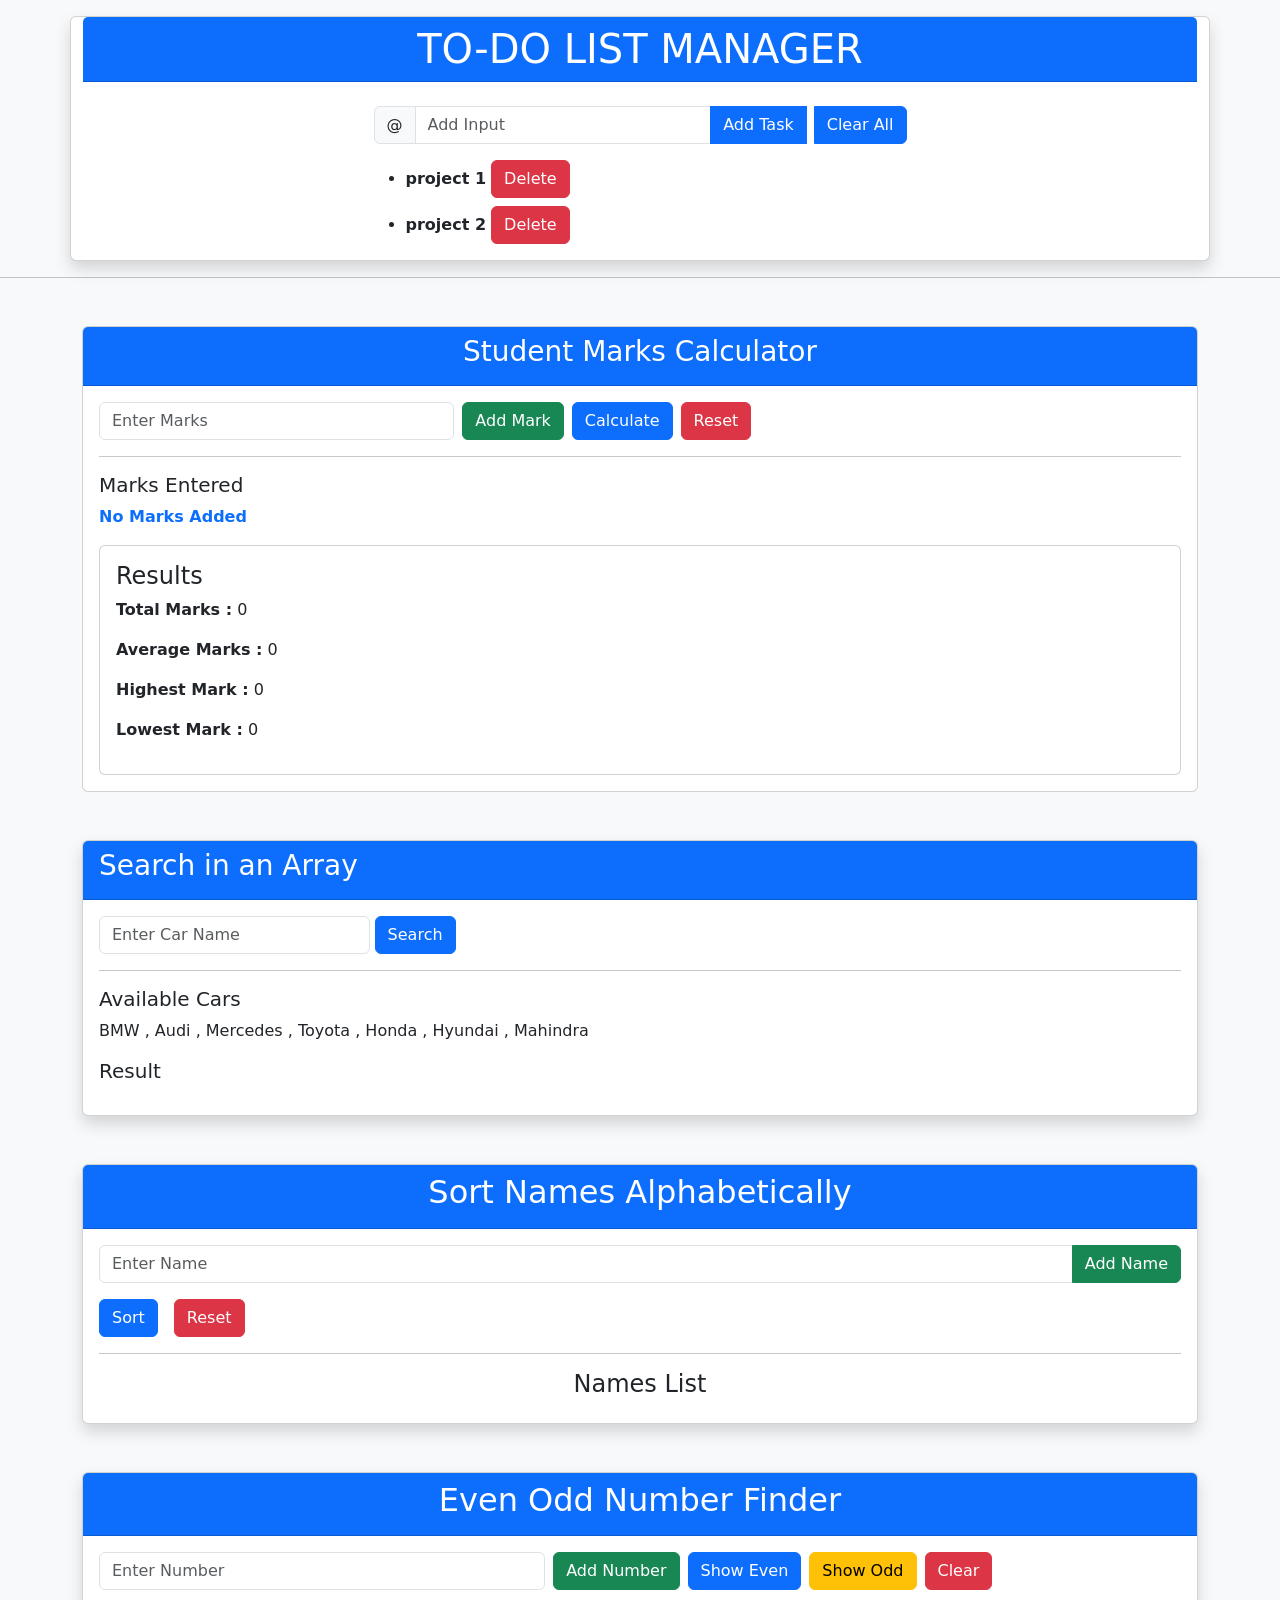
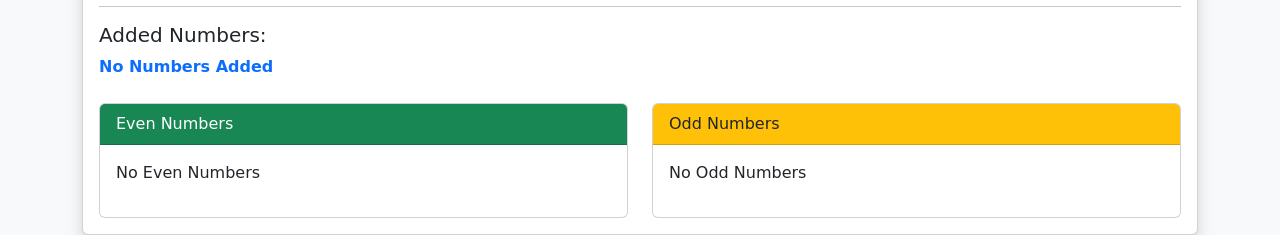
<file: arrayassinment/index.html>
<!doctype html>
<html lang="en">
  <head>
    <meta charset="utf-8" />
    <meta name="viewport" content="width=device-width, initial-scale=1" />
    <title>Bootstrap demo</title>

    <!--bootstrap link-->
    <link
      href="https://cdn.jsdelivr.net/npm/bootstrap@5.3.8/dist/css/bootstrap.min.css"
      rel="stylesheet"
      integrity="sha384-sRIl4kxILFvY47J16cr9ZwB07vP4J8+LH7qKQnuqkuIAvNWLzeN8tE5YBujZqJLB"
      crossorigin="anonymous"
    />
  </head>
  <body class="bg-light">
    <div class="container card shadow mt-3">
      <h1 class="card-header text-center bg-primary text-white">
        TO-DO LIST MANAGER
      </h1>
      <div class="container w-50">
        <div class="input-group mb-3 mt-4">
          <span class="input-group-text" id="basic-addon1">@</span>
          <input
            type="text"
            class="form-control"
            placeholder="Add Input"
            id="inputTask"
          />
          <button class="btn btn-primary me-2" onclick="addNewTask()">
            Add Task
          </button>
          <button class="btn btn-primary" onclick="clearAll()">
            Clear All
          </button>
        </div>
        <ul id="lists"></ul>
      </div>
    </div>

    <hr />

    <!-- 2.Student Mark Calculator-->
    <div class="container mt-5">
      <div class="card">
        <div class="card-header bg-primary text-white text-center">
          <h3>Student Marks Calculator</h3>
        </div>

        <div class="card-body">
          <div class="row g-2">
            <div class="col-md-4">
              <input
                type="number"
                id="marks"
                class="form-control"
                placeholder="Enter Marks"
              />
            </div>

            <div class="col-md-auto">
              <button class="btn btn-success" onclick="addMarks()">
                Add Mark
              </button>
            </div>

            <div class="col-md-auto">
              <button class="btn btn-primary" onclick="calculateMarks()">
                Calculate
              </button>
            </div>

            <div class="col-md-auto">
              <button class="btn btn-danger" onclick="resetData()">
                Reset
              </button>
            </div>
          </div>

          <hr />

          <h5>Marks Entered</h5>

          <p id="markList" class="fw-bold text-primary">No Marks Added</p>

          <div class="card mt-3">
            <div class="card-body">
              <h4>Results</h4>

              <p><strong>Total Marks :</strong> <span id="total">0</span></p>

              <p>
                <strong>Average Marks :</strong> <span id="average">0</span>
              </p>

              <p><strong>Highest Mark :</strong> <span id="highest">0</span></p>

              <p><strong>Lowest Mark :</strong> <span id="lowest">0</span></p>
            </div>
          </div>
        </div>
      </div>
    </div>

    <!---3.search on an array-->
    <div class="container mt-5">
      <div class="card shadow">
        <div class="card-header bg-primary text-white">
          <h3>Search in an Array</h3>
        </div>

        <div class="card-body">
          <input
            type="text"
            id="search"
            class="form-control w-25 d-inline"
            placeholder="Enter Car Name"
          />

          <button class="btn btn-primary" onclick="searchArray()">
            Search
          </button>

          <hr />

          <h5>Available Cars</h5>

          <p id="arrayList"></p>

          <h5>Result</h5>

          <p id="result"></p>
        </div>
      </div>
    </div>

    <!---4.sort names alphabetically-->
    <div class="container mt-5 mb-5">
      <div class="card shadow">
        <div class="card-header text-center bg-primary text-white">
          <h2>Sort Names Alphabetically</h2>
        </div>

        <div class="card-body">
          <div class="input-group mb-3">
            <input
              type="text"
              id="name"
              class="form-control"
              placeholder="Enter Name"
            />

            <button class="btn btn-success" onclick="addName()">
              Add Name
            </button>
          </div>

          <div class="d-grid gap-2 d-md-flex">
            <button class="btn btn-primary me-2" onclick="sortNames()">
              Sort
            </button>

            <button class="btn btn-danger" onclick="resetNames()">Reset</button>
          </div>

          <hr />

          <h4 class="text-center">Names List</h4>

          <ul class="list-group" id="list"></ul>
        </div>
      </div>
    </div>

    <!--5.-->
    <div class="container mt-5">
      <div class="card shadow">
        <div class="card-header bg-primary text-white text-center">
          <h2>Even Odd Number Finder</h2>
        </div>

        <div class="card-body">
          <div class="row g-2">
            <div class="col-md-5">
              <input
                type="number"
                id="number"
                class="form-control"
                placeholder="Enter Number"
              />
            </div>

            <div class="col-md-auto">
              <button class="btn btn-success" onclick="addNumber()">
                Add Number
              </button>
            </div>

            <div class="col-md-auto">
              <button class="btn btn-primary" onclick="showEven()">
                Show Even
              </button>
            </div>

            <div class="col-md-auto">
              <button class="btn btn-warning" onclick="showOdd()">
                Show Odd
              </button>
            </div>

            <div class="col-md-auto">
              <button class="btn btn-danger" onclick="clearData()">
                Clear
              </button>
            </div>
          </div>

          <hr />

          <h5>Added Numbers:</h5>

          <p id="numbers" class="fw-bold text-primary">No Numbers Added</p>

          <div class="row mt-4">
            <div class="col-md-6">
              <div class="card">
                <div class="card-header bg-success text-white">
                  Even Numbers
                </div>

                <div class="card-body">
                  <p id="even">No Even Numbers</p>
                </div>
              </div>
            </div>

            <div class="col-md-6">
              <div class="card">
                <div class="card-header bg-warning">Odd Numbers</div>

                <div class="card-body">
                  <p id="odd">No Odd Numbers</p>
                </div>
              </div>
            </div>
          </div>
        </div>
      </div>
    </div>

    <script src="script.js"></script>
    <script
      src="https://cdn.jsdelivr.net/npm/bootstrap@5.3.8/dist/js/bootstrap.bundle.min.js"
      integrity="sha384-FKyoEForCGlyvwx9Hj09JcYn3nv7wiPVlz7YYwJrWVcXK/BmnVDxM+D2scQbITxI"
      crossorigin="anonymous"
    ></script>
  </body>
</html>
</file>
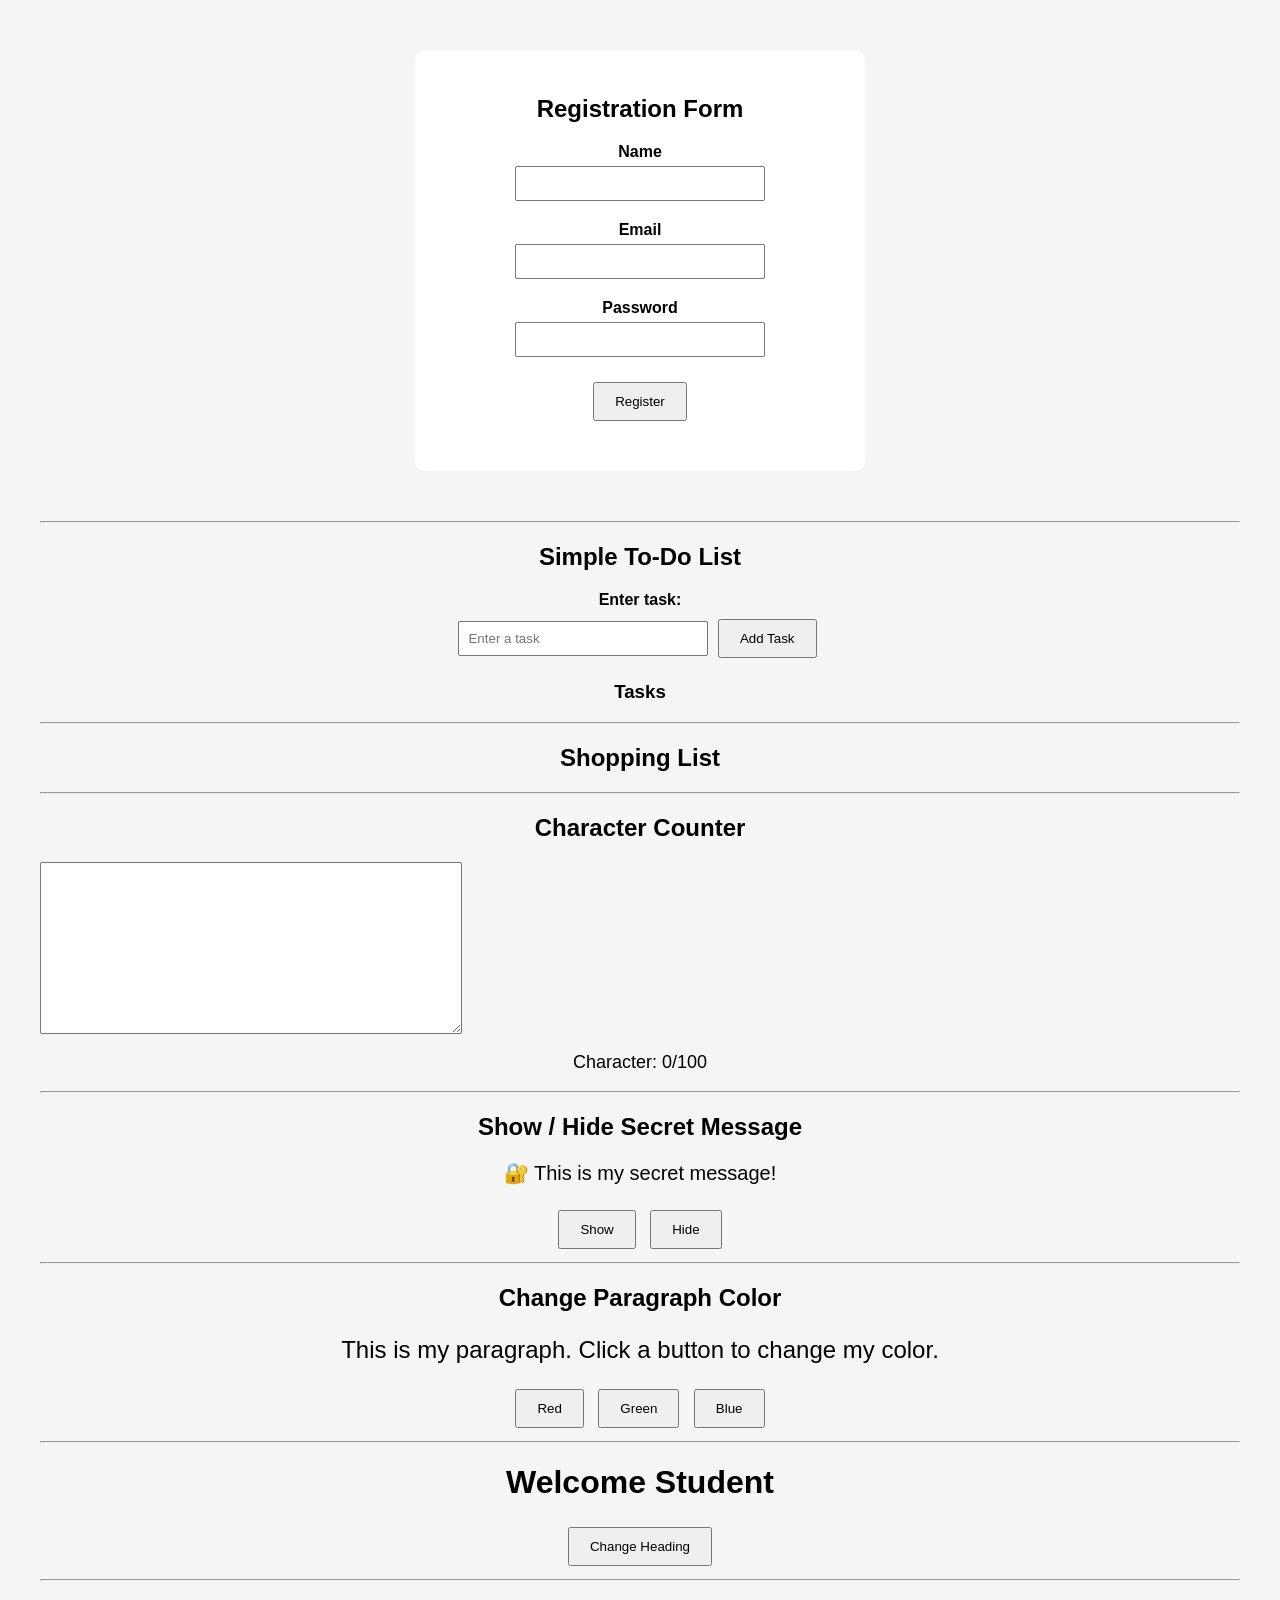
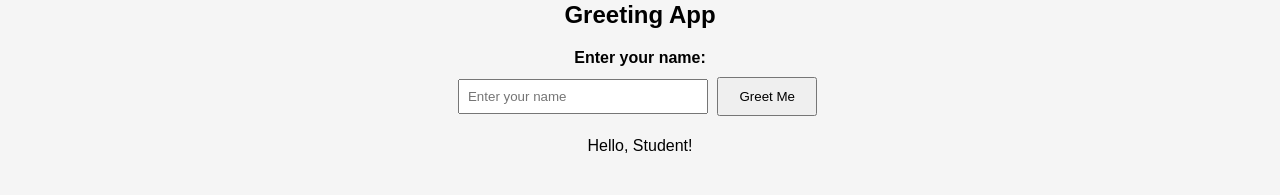
<file: DOM/DOM assingement/index.html>
<!doctype html>
<html lang="en">
  <head>
    <meta charset="UTF-8" />
    <meta name="viewport" content="width=device-width, initial-scale=1.0" />
    <title>Simple Form Validation</title>

    <link rel="stylesheet" href="style.css" />
  </head>
  <body>
    <!-- simple form validation-->
    <div class="container">
      <h2>Registration Form</h2>

      <form id="registrationForm">
        <!-- Name -->
        <div class="form-group">
          <label for="name">Name</label>
          <input type="text" id="name" />
          <p id="nameError" class="error"></p>
        </div>

        <!-- Email -->
        <div class="form-group">
          <label for="email">Email</label>
          <input type="email" id="email" />
          <p id="emailError" class="error"></p>
        </div>

        <!-- Password -->
        <div class="form-group">
          <label for="password">Password</label>
          <input type="password" id="password" />
          <p id="passwordError" class="error"></p>
        </div>

        <button type="submit">Register</button>

        <p id="successMessage" class="success"></p>
      </form>
    </div>
    <hr />

    <!-- simple To-Do List -->
    <h2>Simple To-Do List</h2>

    <label>Enter task:</label>

    <input type="text" id="taskInput" placeholder="Enter a task" />

    <button id="addTask">Add Task</button>

    <h3>Tasks</h3>

    <ul id="taskList"></ul>
    <hr />

    <!--add items to list-->
    <h2>Shopping List</h2>

    <ul id="shoppingList"></ul>
    <hr />

    <!--character counter-->
    <h2>Character Counter</h2>
    <textarea id="message" maxlength="100" placeholder="Write your message...">
    </textarea>
    <p id="counter">Character: 0/100</p>
    <hr />

    <!--show /hide message-->
    <h2>Show / Hide Secret Message</h2>
    <p id="secretMessage">🔐 This is my secret message!</p>
    <button id="showBtn">Show</button>
    <button id="hideBtn">Hide</button>
    <hr />

    <!--change background color-->
    <h2>Change Paragraph Color</h2>
    <p id="text">This is my paragraph. Click a button to change my color.</p>
    <button id="redBtn">Red</button>
    <button id="greenBtn">Green</button>
    <button id="blueBtn">Blue</button>
    <hr />

    <!--change heading-->
    <h1 id="heading">Welcome Student</h1>
    <button id="changeBtn">Change Heading</button>
    <hr />

    <!--input greeting-->
    <h2>Greeting App</h2>
    <label>Enter your name:</label>
    <input type="text" id="nameInput" placeholder="Enter your name" />
    <button id="greetBtn">Greet Me</button>
    <p id="greeting">Hello, Student!</p>

    <script src="script.js"></script>
  </body>
</html>
</file>
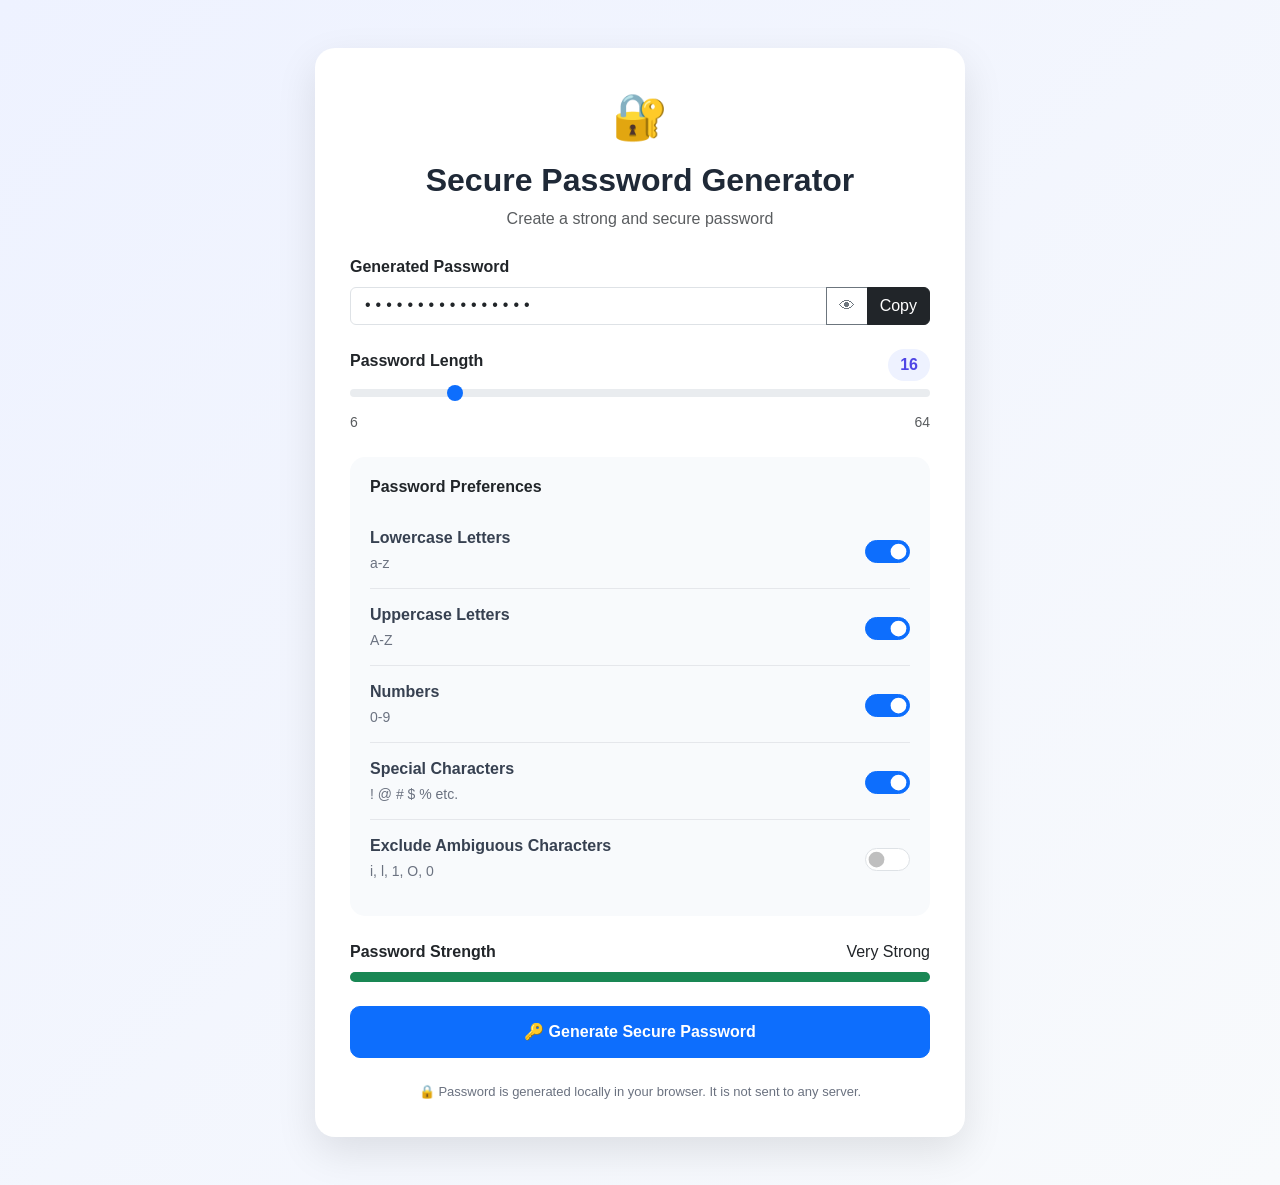
<file: DOM/Password Generator/index.html>
<!doctype html>
<html lang="en">
  <head>
    <meta charset="UTF-8" />
    <meta name="viewport" content="width=device-width, initial-scale=1.0" />

    <title>Secure Password Generator</title>

    <link
      href="https://cdn.jsdelivr.net/npm/bootstrap@5.3.3/dist/css/bootstrap.min.css"
      rel="stylesheet"
    />

    <link rel="stylesheet" href="password.css" />
  </head>

  <body>
    <div class="container py-5">
      <div class="password-card">
        <!-- Header -->
        <div class="text-center mb-4">
          <div class="lock-icon">🔐</div>

          <h2>Secure Password Generator</h2>

          <p class="text-muted">Create a strong and secure password</p>
        </div>

        <!-- Password Output -->
        <div class="mb-4">
          <label class="form-label fw-semibold"> Generated Password </label>

          <div class="input-group">
            <input
              type="password"
              id="passwordOutput"
              class="form-control password-output"
              readonly
              placeholder="Your password will appear here"
            />

            <button
              class="btn btn-outline-secondary"
              id="togglePassword"
              type="button"
            >
              👁
            </button>

            <button class="btn btn-dark" id="copyBtn" type="button">
              Copy
            </button>
          </div>

          <small id="copyMessage" class="text-success"></small>
        </div>

        <!-- Password Length -->
        <div class="mb-4">
          <div class="d-flex justify-content-between">
            <label class="form-label fw-semibold"> Password Length </label>

            <span id="lengthValue" class="length-badge"> 16 </span>
          </div>

          <input
            type="range"
            id="passwordLength"
            class="form-range"
            min="6"
            max="64"
            value="16"
          />

          <div class="d-flex justify-content-between small text-muted">
            <span>6</span>
            <span>64</span>
          </div>
        </div>

        <!-- Character Preferences -->
        <div class="preferences mb-4">
          <h6 class="fw-bold mb-3">Password Preferences</h6>

          <!-- Lowercase -->
          <div class="preference-row">
            <div>
              <strong>Lowercase Letters</strong>
              <small>a-z</small>
            </div>

            <div class="form-check form-switch">
              <input
                class="form-check-input"
                type="checkbox"
                id="lowercase"
                checked
              />
            </div>
          </div>

          <!-- Uppercase -->
          <div class="preference-row">
            <div>
              <strong>Uppercase Letters</strong>
              <small>A-Z</small>
            </div>

            <div class="form-check form-switch">
              <input
                class="form-check-input"
                type="checkbox"
                id="uppercase"
                checked
              />
            </div>
          </div>

          <!-- Numbers -->
          <div class="preference-row">
            <div>
              <strong>Numbers</strong>
              <small>0-9</small>
            </div>

            <div class="form-check form-switch">
              <input
                class="form-check-input"
                type="checkbox"
                id="numbers"
                checked
              />
            </div>
          </div>

          <!-- Special -->
          <div class="preference-row">
            <div>
              <strong>Special Characters</strong>
              <small>! @ # $ % etc.</small>
            </div>

            <div class="form-check form-switch">
              <input
                class="form-check-input"
                type="checkbox"
                id="special"
                checked
              />
            </div>
          </div>

          <!-- Ambiguous -->
          <div class="preference-row">
            <div>
              <strong>Exclude Ambiguous Characters</strong>

              <small> i, l, 1, O, 0 </small>
            </div>

            <div class="form-check form-switch">
              <input class="form-check-input" type="checkbox" id="ambiguous" />
            </div>
          </div>
        </div>

        <!-- Strength -->
        <div class="mb-4">
          <div class="d-flex justify-content-between">
            <span class="fw-semibold"> Password Strength </span>

            <span id="strengthText"> - </span>
          </div>

          <div class="progress mt-2">
            <div
              id="strengthBar"
              class="progress-bar"
              role="progressbar"
              style="width: 0%"
            ></div>
          </div>
        </div>

        <!-- Generate Button -->
        <button id="generateBtn" class="btn btn-primary w-100 generate-btn">
          🔑 Generate Secure Password
        </button>

        <!-- Error -->
        <div id="errorMessage" class="alert alert-danger mt-3 d-none"></div>

        <!-- Footer -->
        <div class="security-note mt-4">
          🔒 Password is generated locally in your browser. It is not sent to
          any server.
        </div>
      </div>
    </div>

    <script src="password.js"></script>
  </body>
</html>
</file>
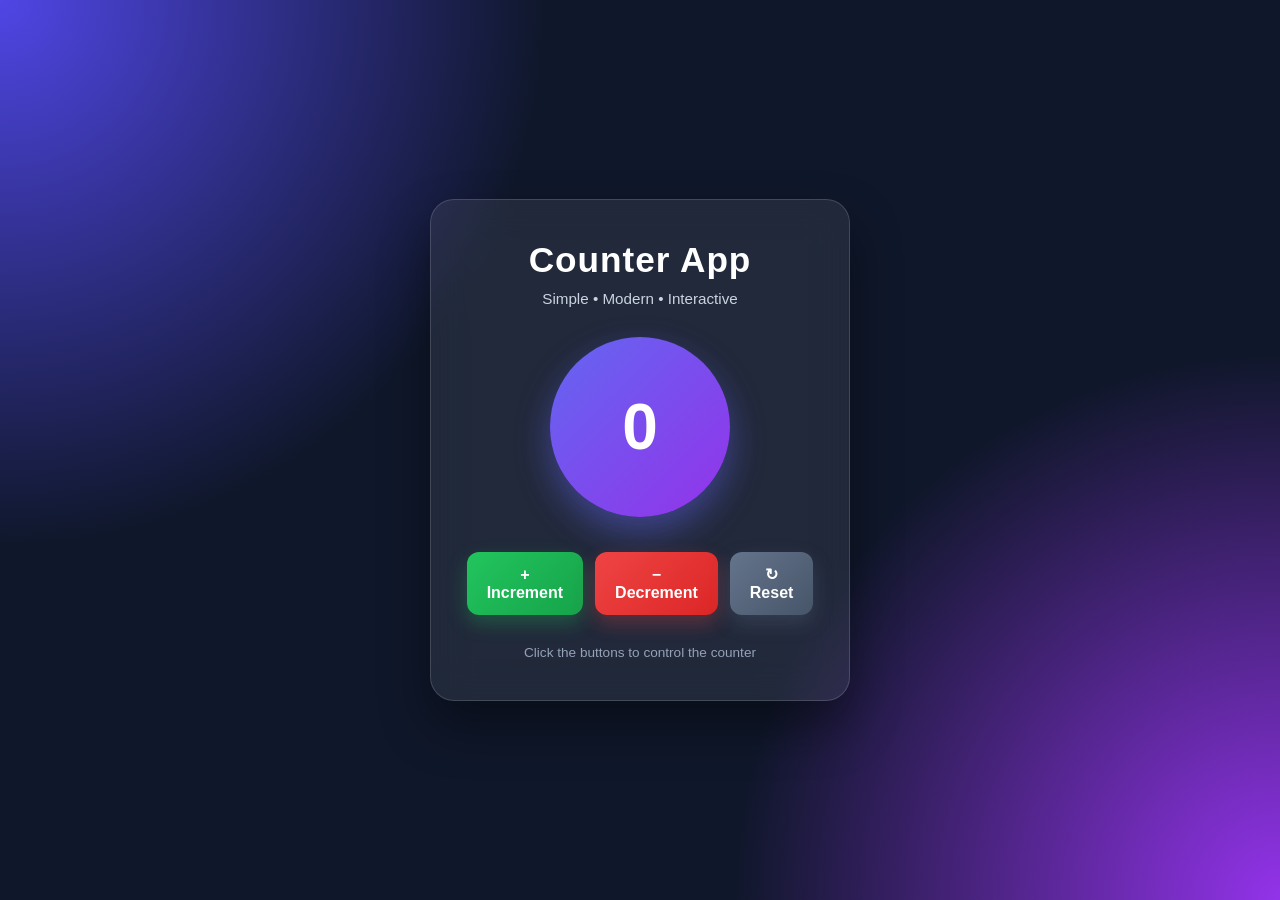
<file: DOM/Counter.html>
<!-- COUNTER APP -->

<!doctype html>
<html lang="en">
  <head>
    <meta charset="UTF-8" />
    <meta name="viewport" content="width=device-width, initial-scale=1.0" />

    <title>Counter App</title>

    <style>
      * {
        margin: 0;
        padding: 0;
        box-sizing: border-box;
      }

      body {
        font-family: "Segoe UI", Arial, sans-serif;
        min-height: 100vh;

        display: flex;
        justify-content: center;
        align-items: center;

        background:
          radial-gradient(circle at top left, #4f46e5, transparent 35%),
          radial-gradient(circle at bottom right, #9333ea, transparent 35%),
          #0f172a;

        color: white;
      }

      /* MAIN CONTAINER */

      .counter-container {
        width: 420px;
        padding: 40px;

        text-align: center;

        background: rgba(255, 255, 255, 0.08);

        border: 1px solid rgba(255, 255, 255, 0.15);

        border-radius: 24px;

        backdrop-filter: blur(20px);

        box-shadow: 0 25px 50px rgba(0, 0, 0, 0.4);

        animation: fadeIn 0.8s ease;
      }

      /* HEADING */

      .counter-container h1 {
        font-size: 2.2rem;
        margin-bottom: 10px;

        letter-spacing: 1px;
      }

      .subtitle {
        color: #cbd5e1;
        font-size: 0.95rem;
        margin-bottom: 30px;
      }

      /* COUNTER DISPLAY */

      .counter {
        width: 180px;
        height: 180px;

        margin: 0 auto 35px;

        display: flex;
        justify-content: center;
        align-items: center;

        font-size: 4rem;
        font-weight: 700;

        color: white;

        border-radius: 50%;

        background: linear-gradient(135deg, #6366f1, #9333ea);

        box-shadow: 0 15px 35px rgba(99, 102, 241, 0.45);

        transition: transform 0.3s ease;
      }

      .counter:hover {
        transform: scale(1.05);
      }

      /* BUTTON AREA */

      .button-group {
        display: flex;
        justify-content: center;
        gap: 12px;
      }

      /* COMMON BUTTON */

      button {
        border: none;
        outline: none;

        padding: 13px 20px;

        font-size: 1rem;
        font-weight: 600;

        border-radius: 12px;

        cursor: pointer;

        color: white;

        transition:
          transform 0.2s ease,
          box-shadow 0.2s ease,
          background 0.2s ease;
      }

      button:hover {
        transform: translateY(-3px);
      }

      button:active {
        transform: scale(0.95);
      }

      /* INCREMENT */

      #increment {
        background: linear-gradient(135deg, #22c55e, #16a34a);

        box-shadow: 0 8px 20px rgba(34, 197, 94, 0.3);
      }

      #increment:hover {
        box-shadow: 0 12px 25px rgba(34, 197, 94, 0.45);
      }

      /* DECREMENT */

      #decrement {
        background: linear-gradient(135deg, #ef4444, #dc2626);

        box-shadow: 0 8px 20px rgba(239, 68, 68, 0.3);
      }

      #decrement:hover {
        box-shadow: 0 12px 25px rgba(239, 68, 68, 0.45);
      }

      /* RESET */

      #reset {
        background: linear-gradient(135deg, #64748b, #475569);

        box-shadow: 0 8px 20px rgba(100, 116, 139, 0.3);
      }

      #reset:hover {
        box-shadow: 0 12px 25px rgba(100, 116, 139, 0.45);
      }

      /* STATUS */

      .status {
        margin-top: 30px;

        color: #94a3b8;

        font-size: 0.85rem;
      }

      /* ANIMATION */

      @keyframes fadeIn {
        from {
          opacity: 0;
          transform: translateY(30px);
        }

        to {
          opacity: 1;
          transform: translateY(0);
        }
      }

      /* RESPONSIVE */

      @media (max-width: 500px) {
        .counter-container {
          width: 90%;
          padding: 30px 20px;
        }

        .button-group {
          flex-direction: column;
        }

        button {
          width: 100%;
        }
      }
    </style>
  </head>

  <body>
    <!-- COUNTER CARD -->

    <div class="counter-container">
      <h1>Counter App</h1>

      <p class="subtitle">Simple • Modern • Interactive</p>

      <!-- COUNTER -->

      <div class="counter" id="counter">0</div>

      <!-- BUTTONS -->

      <div class="button-group">
        <button id="increment">+ Increment</button>

        <button id="decrement">− Decrement</button>

        <button id="reset">↻ Reset</button>
      </div>

      <p class="status">Click the buttons to control the counter</p>
    </div>

    <script>
      // JavaScript for Counter

      // Initial value

      let count = 0;

      // Select HTML elements

      const counter = document.getElementById("counter");

      const incrementButton = document.getElementById("increment");

      const decrementButton = document.getElementById("decrement");

      const resetButton = document.getElementById("reset");

      // Increment

      incrementButton.addEventListener("click", () => {
        count++;

        counter.textContent = count;
      });

      // Decrement

      decrementButton.addEventListener("click", () => {
        count--;

        counter.textContent = count;
      });

      // Reset

      resetButton.addEventListener("click", () => {
        count = 0;

        counter.textContent = count;
      });
    </script>
  </body>
</html>
</file>
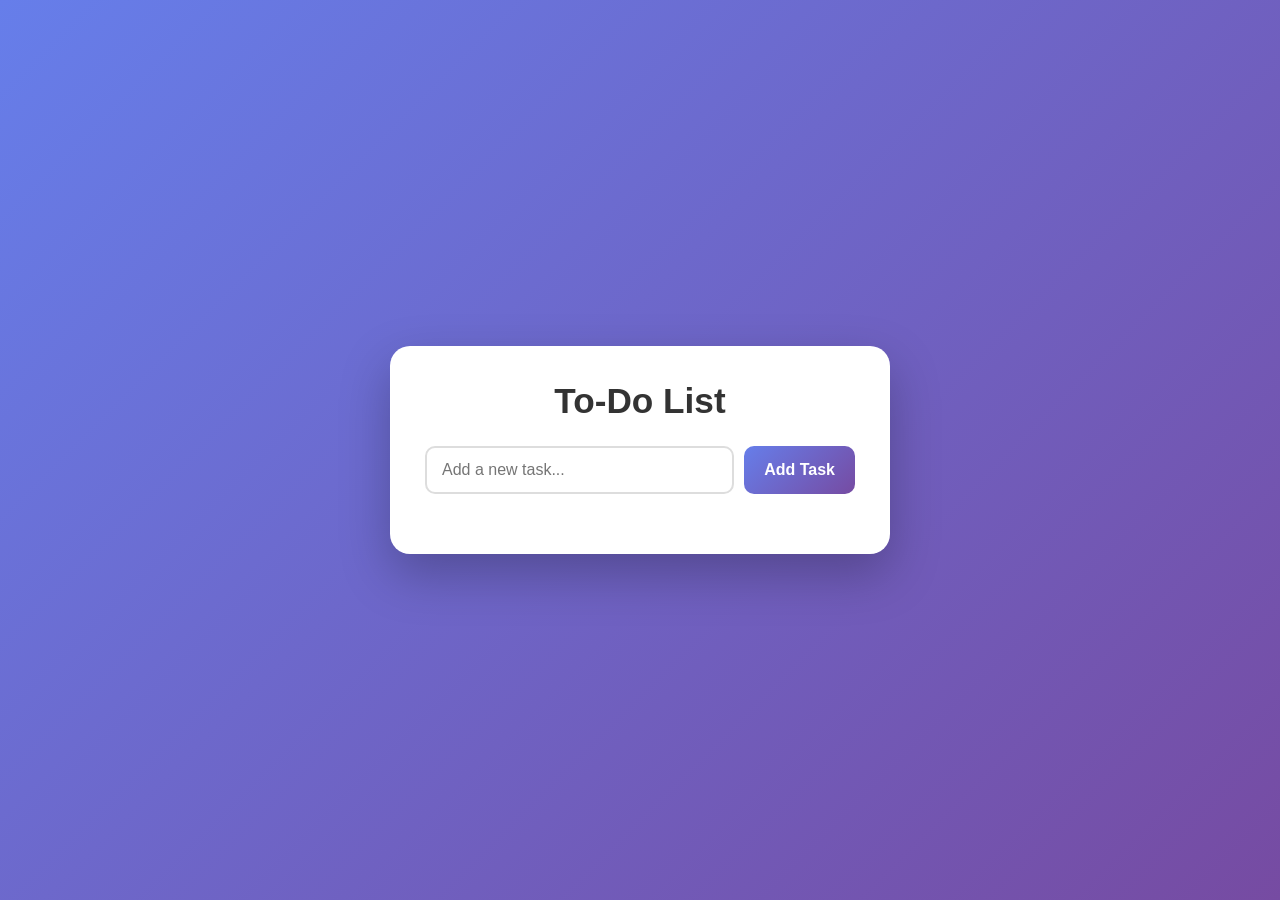
<file: DOM/TO-DO-LIST manager.html>
<!doctype html>
<html lang="en">
  <head>
    <meta charset="UTF-8" />
    <meta name="viewport" content="width=device-width, initial-scale=1.0" />

    <title>To-Do List</title>

    <style>
      * {
        margin: 0;
        padding: 0;
        box-sizing: border-box;
      }

      body {
        min-height: 100vh;

        display: flex;
        justify-content: center;
        align-items: center;

        font-family: Arial, sans-serif;

        background: linear-gradient(135deg, #667eea, #764ba2);

        padding: 20px;
      }

      /* MAIN CARD */

      .todo-container {
        width: 500px;

        padding: 35px;

        background: white;

        border-radius: 20px;

        box-shadow: 0 20px 50px rgba(0, 0, 0, 0.25);
      }

      /* HEADING */

      h1 {
        text-align: center;

        color: #333;

        margin-bottom: 25px;

        font-size: 2.2rem;
      }

      /* INPUT AREA */

      .input-container {
        display: flex;

        gap: 10px;

        margin-bottom: 25px;
      }

      .todo-input {
        flex: 1;

        padding: 13px 15px;

        font-size: 1rem;

        border: 2px solid #ddd;

        border-radius: 10px;

        outline: none;

        transition: 0.3s;
      }

      .todo-input:focus {
        border-color: #667eea;

        box-shadow: 0 0 0 3px rgba(102, 126, 234, 0.15);
      }

      /* ADD BUTTON */

      .add-button {
        padding: 13px 20px;

        border: none;

        border-radius: 10px;

        background: linear-gradient(135deg, #667eea, #764ba2);

        color: white;

        font-size: 1rem;

        font-weight: bold;

        cursor: pointer;

        transition: 0.3s;
      }

      .add-button:hover {
        transform: translateY(-2px);

        box-shadow: 0 8px 20px rgba(102, 126, 234, 0.35);
      }

      .add-button:active {
        transform: scale(0.96);
      }

      /* TODO LIST */

      ul {
        list-style: none;

        padding: 0;
      }

      /* TODO ITEM */

      li {
        display: flex;

        justify-content: space-between;

        align-items: center;

        gap: 15px;

        padding: 14px 16px;

        margin: 10px 0;

        background: #f8f9ff;

        border-left: 5px solid #667eea;

        border-radius: 10px;

        color: #333;

        font-size: 1rem;

        box-shadow: 0 4px 10px rgba(0, 0, 0, 0.06);

        animation: slideIn 0.3s ease;
      }

      /* DELETE BUTTON */

      .delete-button {
        border: none;

        padding: 8px 14px;

        background: #ef4444;

        color: white;

        border-radius: 7px;

        cursor: pointer;

        font-size: 0.9rem;

        transition: 0.3s;
      }

      .delete-button:hover {
        background: #dc2626;

        transform: scale(1.05);
      }

      /* ANIMATION */

      @keyframes slideIn {
        from {
          opacity: 0;
          transform: translateX(-15px);
        }

        to {
          opacity: 1;
          transform: translateX(0);
        }
      }

      /* MOBILE */

      @media (max-width: 600px) {
        .todo-container {
          width: 100%;

          padding: 25px 20px;
        }

        .input-container {
          flex-direction: column;
        }

        .add-button {
          width: 100%;
        }
      }
    </style>
  </head>

  <body>
    <!-- MAIN TODO CONTAINER -->

    <div class="todo-container">
      <h1>To-Do List</h1>

      <!-- INPUT AREA -->

      <div class="input-container">
        <input
          type="text"
          id="todo-input"
          class="todo-input"
          placeholder="Add a new task..."
        />

        <button id="add-button" class="add-button">Add Task</button>
      </div>

      <!-- TODO LIST -->

      <ul id="todo-list"></ul>
    </div>

    <script>
      // Get HTML Elements

      const totoInput = document.getElementById("todo-input");

      const addButton = document.getElementById("add-button");

      const todoList = document.getElementById("todo-list");

      // Add Task

      addButton.addEventListener("click", () => {
        // Get input value

        const task = totoInput.value.trim();

        // Check input is not empty

        if (task !== "") {
          // Create new list item

          const listItem = document.createElement("li");

          // Add task and delete button

          listItem.innerHTML = `
                    <span>${task}</span>

                    <button class="delete-button">
                        Delete
                    </button>
                `;

          // Add list item to UL

          todoList.appendChild(listItem);

          // Select delete button

          const deleteButton = listItem.querySelector(".delete-button");

          // Delete task

          deleteButton.addEventListener("click", () => {
            todoList.removeChild(listItem);
          });

          // Clear input

          totoInput.value = "";
        }
      });
    </script>
  </body>
</html>
</file>
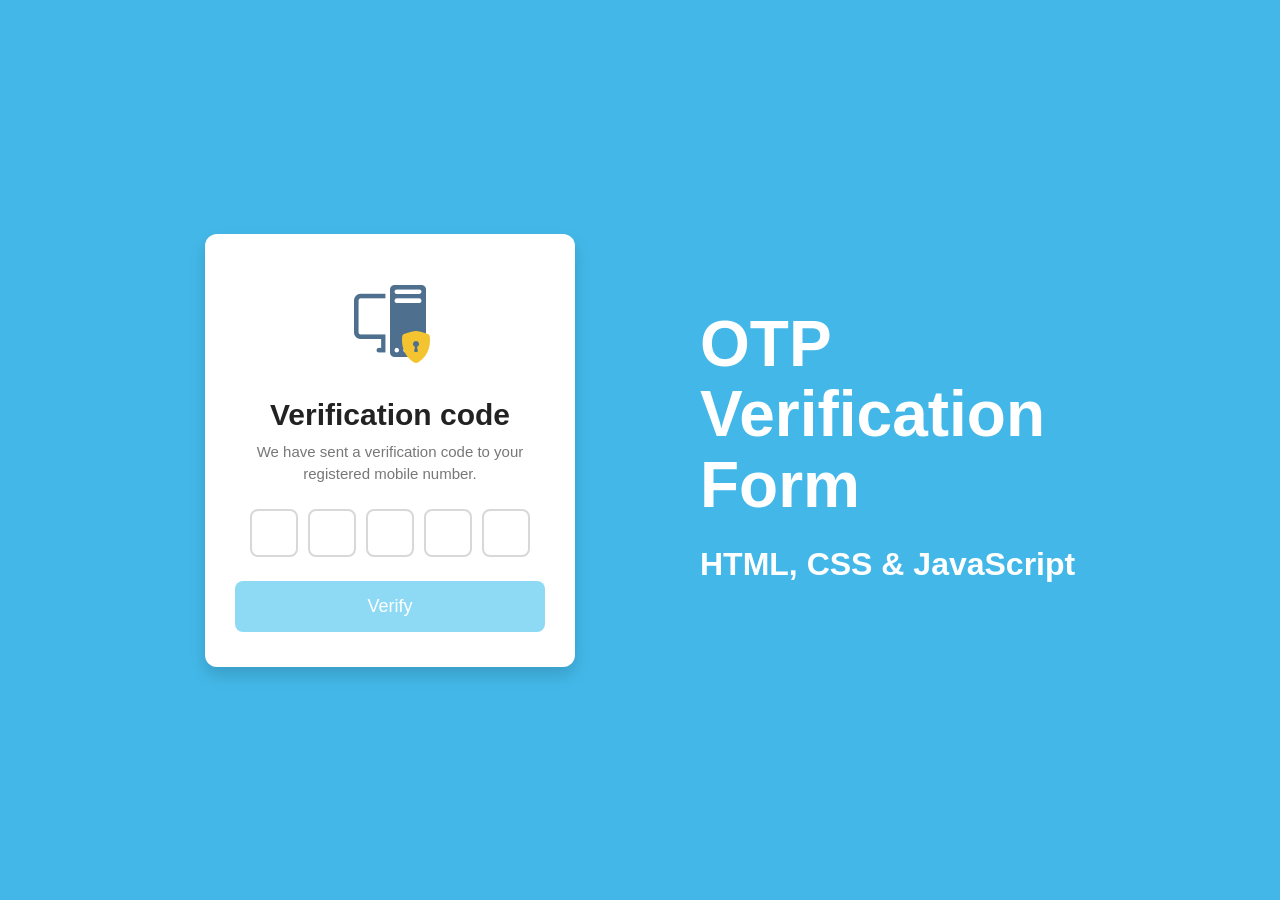
<file: DOM/OTP & password Generator/OTP.Generator.html>
<!doctype html>
<html lang="en">
  <head>
    <meta charset="UTF-8" />
    <meta name="viewport" content="width=device-width, initial-scale=1.0" />
    <title>OTP Verification</title>

    <!-- Bootstrap -->
    <link
      href="https://cdn.jsdelivr.net/npm/bootstrap@5.3.3/dist/css/bootstrap.min.css"
      rel="stylesheet"
    />

    <!-- CSS -->
    <link rel="stylesheet" href="OTP.Generator.css" />

    <!-- Bootstrap Icons -->
    <link
      rel="stylesheet"
      href="https://cdn.jsdelivr.net/npm/bootstrap-icons@1.11.3/font/bootstrap-icons.min.css"
    />
  </head>

  <body>
    <div class="container-fluid main-bg">
      <div class="row w-100 align-items-center justify-content-center">
        <!-- Left Card -->
        <div class="col-lg-5 d-flex justify-content-center">
          <div class="otp-card shadow">
            <div class="icon-box">
              <i class="bi bi-pc-display"></i>
              <i class="bi bi-shield-lock-fill lock"></i>
            </div>

            <h2>Verification code</h2>

            <p>
              We have sent a verification code to your registered mobile number.
            </p>

            <div class="otp-inputs my-4">
              <input type="text" id="otp1" maxlength="1" />
              <input type="text" id="otp2" maxlength="1" />
              <input type="text" id="otp3" maxlength="1" />
              <input type="text" id="otp4" maxlength="1" />
              <input type="text" id="otp5" maxlength="1" />
            </div>

            <button id="verifyBtn" class="btn verify-btn w-100">Verify</button>
          </div>
        </div>

        <!-- Right Side -->
        <div class="col-lg-5 text-white right-content">
          <h1>
            OTP <br />
            Verification <br />
            Form
          </h1>

          <h4>HTML, CSS & JavaScript</h4>
        </div>
      </div>
    </div>

    <script src="OTP.Generator.js"></script>
  </body>
</html>
</file>
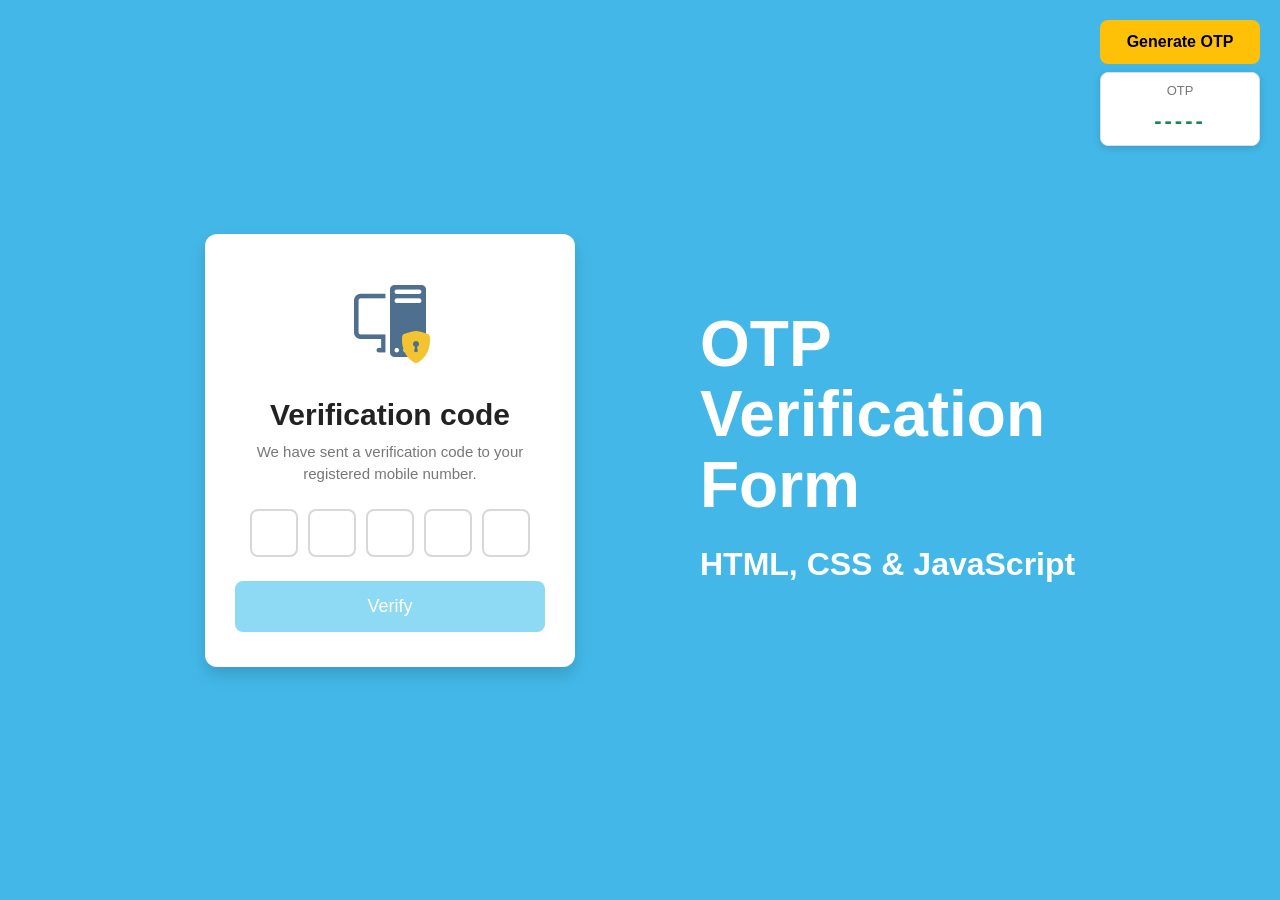
<file: DOM/OTP Generator/OTP.Generator.html>
<!doctype html>
<html lang="en">
  <head>
    <meta charset="UTF-8" />

    <meta name="viewport" content="width=device-width, initial-scale=1.0" />

    <title>OTP Verification</title>

    <!-- Bootstrap -->

    <link
      href="https://cdn.jsdelivr.net/npm/bootstrap@5.3.3/dist/css/bootstrap.min.css"
      rel="stylesheet"
    />

    <!-- CSS -->

    <link rel="stylesheet" href="OTP.Generator.css" />

    <!-- Bootstrap Icons -->

    <link
      rel="stylesheet"
      href="https://cdn.jsdelivr.net/npm/bootstrap-icons@1.11.3/font/bootstrap-icons.min.css"
    />
  </head>

  <body>
    <div class="container-fluid main-bg">
      <div class="row w-100 align-items-center justify-content-center">
        <!-- ========================= -->
        <!-- LEFT CARD -->
        <!-- ========================= -->

        <div class="col-lg-5 d-flex justify-content-center">
          <div class="otp-card shadow">
            <div class="icon-box">
              <i class="bi bi-pc-display"></i>

              <i class="bi bi-shield-lock-fill lock"></i>
            </div>

            <h2>Verification code</h2>

            <p>
              We have sent a verification code to your registered mobile number.
            </p>

            <!-- OTP INPUTS -->

            <div class="otp-inputs my-4">
              <input type="text" id="otp1" maxlength="1" />

              <input type="text" id="otp2" maxlength="1" />

              <input type="text" id="otp3" maxlength="1" />

              <input type="text" id="otp4" maxlength="1" />

              <input type="text" id="otp5" maxlength="1" />
            </div>

            <!-- VERIFY BUTTON -->

            <button id="verifyBtn" class="btn verify-btn w-100">Verify</button>
          </div>
        </div>

        <!-- ========================= -->
        <!-- RIGHT SIDE -->
        <!-- ========================= -->

        <div class="col-lg-5 text-white right-content">
          <h1>
            OTP <br />
            Verification <br />
            Form
          </h1>

          <h4>HTML, CSS & JavaScript</h4>
        </div>
      </div>
    </div>

    <!-- ========================= -->
    <!-- GENERATE OTP SECTION -->
    <!-- ========================= -->

    <div class="generate-section">
      <!-- YELLOW BUTTON -->

      <button id="generateBtn" class="btn generate-btn">Generate OTP</button>

      <!-- WHITE OTP BOX -->

      <div id="otpDisplay" class="otp-display">
        <div>OTP</div>

        <strong id="generatedOtp"> ----- </strong>
      </div>
    </div>

    <script src="OTP.Generator.js"></script>
  </body>
</html>
</file>
<file: DOM/DOM assingement/style.css>
body {
    font-family: Arial, sans-serif;
    background-color: #f5f5f5;
}

.container {
    width: 400px;
    margin: 50px auto;
    padding: 25px;
    background-color: white;
    border-radius: 10px;
}

h2 {
    text-align: center;
}

.form-group {
    margin-bottom: 20px;
}

label {
    display: block;
    margin-bottom: 5px;
    font-weight: bold;
}

input {
    width: 100%;
    padding: 10px;
    box-sizing: border-box;
}

button {
    padding: 10px 20px;
    cursor: pointer;
}

.error {
    color: red;
    font-size: 14px;
    margin: 5px 0 0;
}

.success {
    color: green;
    font-weight: bold;
    margin-top: 20px;
}






  input {
            padding: 8px;
            width: 250px;
        }

        button {
            padding: 8px 12px;
            margin-left: 5px;
            cursor: pointer;
        }

        ul {
            padding: 0;
            width: 400px;
        }

        li {
            list-style: none;
            padding: 10px;
            margin: 5px 0;
            border-bottom: 1px solid #ddd;
            cursor: pointer;
        }

        .completed {
            text-decoration: line-through;
            color: gray;
        }

        .delete {
            float: right;
            margin: 0;
            padding: 4px 8px;
        }
   







body {
    font-family: Arial, sans-serif;
    margin: 40px;
}

h2 {
    color: black;
}

ul {
    font-size: 18px;
    line-height: 2;
}




body { 
    font-family: Arial, sans-serif; 
    margin: 40px; 
} 
textarea { 
    width: 400px; 
    height: 150px; 
    padding: 10px; 
    font-size: 16px; 
    display: block; 
    margin-bottom: 10px;
 }
  #counter {
     font-size: 18px;
     } 
     .warning { 
        color: red; 
        font-weight: bold;
     }



     body { 
        font-family: Arial, sans-serif; 
        text-align: center; margin-top: 50px; 
    } 
    #secretMessage{ 
        font-size: 20px; 
        margin: 20px; 
    } button {
         padding: 10px 20px; 
         margin: 5px; 
         cursor: pointer; 
    }





    body {
         font-family: Arial, sans-serif; 
         text-align: center; margin-top: 50px; 
        } 
    #text { 
        font-size: 24px;
        margin-bottom: 20px; 
         } 
    button { 
        padding: 10px 20px;
        margin: 5px; 
        cursor: pointer; 
    }
</file>
<file: DOM/Password Generator/password.css>
body {
    background: linear-gradient(135deg, #eef2ff, #f8fafc);
    min-height: 100vh;
    font-family: Arial, sans-serif;
}


.password-card {
    max-width: 650px;
    margin: auto;
    background: white;
    padding: 35px;
    border-radius: 20px;

    box-shadow:
        0 15px 40px rgba(0, 0, 0, 0.10);
}


.lock-icon {
    font-size: 45px;
    margin-bottom: 10px;
}


.password-card h2 {
    font-weight: 700;
    color: #1f2937;
}


.password-output {
    font-size: 16px;
    letter-spacing: 1px;
    font-family: monospace;
}


.length-badge {
    background: #eef2ff;
    color: #4f46e5;
    padding: 4px 12px;
    border-radius: 20px;
    font-weight: bold;
}


.preferences {
    background: #f8fafc;
    padding: 20px;
    border-radius: 15px;
}


.preference-row {
    display: flex;
    justify-content: space-between;
    align-items: center;

    padding: 14px 0;

    border-bottom: 1px solid #e5e7eb;
}


.preference-row:last-child {
    border-bottom: none;
}


.preference-row strong {
    display: block;
    color: #374151;
}


.preference-row small {
    display: block;
    color: #6b7280;
    margin-top: 3px;
}


.form-check-input {
    width: 45px !important;
    height: 23px;
    cursor: pointer;
}


.generate-btn {
    padding: 13px;
    font-weight: 600;
    font-size: 16px;
    border-radius: 10px;
}


.progress {
    height: 10px;
    border-radius: 20px;
}


.security-note {
    text-align: center;
    font-size: 13px;
    color: #6b7280;
}


#copyMessage {
    display: block;
    margin-top: 5px;
}


@media (max-width: 576px) {

    .password-card {
        padding: 25px 18px;
    }

    .password-output {
        font-size: 13px;
    }

}
</file>
<file: DOM/OTP & password Generator/OTP.Generator.css>
*{
    margin:0;
    padding:0;
    box-sizing:border-box;
    font-family:Arial, Helvetica, sans-serif;
}

body{
    background:#e9e9e9;
}

.main-bg{
    min-height:100vh;
    background:#43B8E8;
    display:flex;
    align-items:center;
    justify-content:center;
    padding:40px;
}

.otp-card{
    width:370px;
    background:#fff;
    border-radius:12px;
    padding:35px 30px;
    text-align:center;
}

.icon-box{
    position:relative;
    display:inline-block;
    margin-bottom:20px;
}

.icon-box .bi-pc-display{
    font-size:72px;
    color:#4F6F8F;
}

.icon-box .lock{
    position:absolute;
    right:-6px;
    bottom:5px;
    color:#F4C430;
    font-size:32px;
}

.otp-card h2{
    font-size:30px;
    font-weight:700;
    color:#222;
}

.otp-card p{
    color:#777;
    font-size:15px;
    line-height:22px;
}

.otp-inputs{
    display:flex;
    justify-content:center;
    gap:10px;
}

.otp-inputs input{
    width:48px;
    height:48px;
    border:2px solid #D8D8D8;
    border-radius:8px;
    text-align:center;
    font-size:22px;
    font-weight:bold;
    outline:none;
}

.otp-inputs input:focus{
    border-color:#43B8E8;
    box-shadow:0 0 6px rgba(67,184,232,.4);
}

.verify-btn{
    background:#8EDAF4;
    color:#fff;
    border:none;
    padding:12px;
    font-size:18px;
    border-radius:8px;
}

.verify-btn:hover{
    background:#5FC7EC;
    color:white;
}

.right-content{
    padding-left:60px;
}

.right-content h1{
    font-size:64px;
    font-weight:700;
    line-height:1.1;
}

.right-content h4{
    margin-top:25px;
    font-size:32px;
    font-weight:600;
}

/* Responsive */

@media(max-width:992px){

    .right-content{
        text-align:center;
        padding:40px 0 0;
    }

    .right-content h1{
        font-size:46px;
    }

    .right-content h4{
        font-size:24px;
    }

}
</file>
<file: DOM/OTP Generator/OTP.Generator.css>
*{
    margin:0;
    padding:0;
    box-sizing:border-box;
    font-family:Arial, Helvetica, sans-serif;
}


body{
    background:#e9e9e9;
}


.main-bg{
    min-height:100vh;
    background:#43B8E8;

    display:flex;
    align-items:center;
    justify-content:center;

    padding:40px;
}


.otp-card{
    width:370px;

    background:#fff;

    border-radius:12px;

    padding:35px 30px;

    text-align:center;
}


.icon-box{
    position:relative;

    display:inline-block;

    margin-bottom:20px;
}


.icon-box .bi-pc-display{
    font-size:72px;

    color:#4F6F8F;
}


.icon-box .lock{
    position:absolute;

    right:-6px;

    bottom:5px;

    color:#F4C430;

    font-size:32px;
}


.otp-card h2{
    font-size:30px;

    font-weight:700;

    color:#222;
}


.otp-card p{
    color:#777;

    font-size:15px;

    line-height:22px;
}


/* ========================= */
/* OTP INPUT BOXES */
/* ========================= */

.otp-inputs{
    display:flex;

    justify-content:center;

    gap:10px;
}


.otp-inputs input{
    width:48px;

    height:48px;

    border:2px solid #D8D8D8;

    border-radius:8px;

    text-align:center;

    font-size:22px;

    font-weight:bold;

    outline:none;
}


.otp-inputs input:focus{
    border-color:#43B8E8;

    box-shadow:
    0 0 6px rgba(67,184,232,.4);
}


/* ========================= */
/* VERIFY BUTTON */
/* ========================= */

.verify-btn{
    background:#8EDAF4;

    color:#fff;

    border:none;

    padding:12px;

    font-size:18px;

    border-radius:8px;
}


.verify-btn:hover{
    background:#5FC7EC;

    color:white;
}


/* ========================= */
/* RIGHT CONTENT */
/* ========================= */

.right-content{
    padding-left:60px;
}


.right-content h1{
    font-size:64px;

    font-weight:700;

    line-height:1.1;
}


.right-content h4{
    margin-top:25px;

    font-size:32px;

    font-weight:600;
}


/* ========================= */
/* GENERATE OTP */
/* ========================= */

.generate-section{

    position:fixed;

    top:20px;

    right:20px;

    display:flex;

    flex-direction:column;

    align-items:stretch;

    gap:8px;

    z-index:1000;

}


/* ========================= */
/* YELLOW BUTTON */
/* ========================= */

.generate-btn{

    background:#ffc107;

    color:#000;

    border:none;

    padding:10px 20px;

    font-size:16px;

    font-weight:600;

    border-radius:8px;

    width:160px;
}


.generate-btn:hover{

    background:#ffca2c;

    color:#000;

}


/* ========================= */
/* WHITE OTP BOX */
/* ========================= */

.otp-display{

    background:#fff;

    border:1px solid #ddd;

    border-radius:8px;

    width:160px;

    padding:8px;

    text-align:center;

    box-shadow:0 2px 8px rgba(0,0,0,0.15);

}


.otp-display div{

    font-size:13px;

    color:#777;

    margin-bottom:3px;

}


.otp-display strong{

    font-size:22px;

    color:#198754;

    letter-spacing:3px;
}


/* ========================= */
/* RESPONSIVE */
/* ========================= */

@media(max-width:992px){

    .right-content{

        text-align:center;

        padding:40px 0 0;

    }


    .right-content h1{

        font-size:46px;

    }


    .right-content h4{

        font-size:24px;

    }

}


@media(max-width:500px){

    .generate-section{

        top:10px;

        right:10px;

    }


    .generate-btn{

        width:130px;

        font-size:13px;

        padding:8px;
    }


    .otp-display{

        width:130px;
    }

}
</file>
